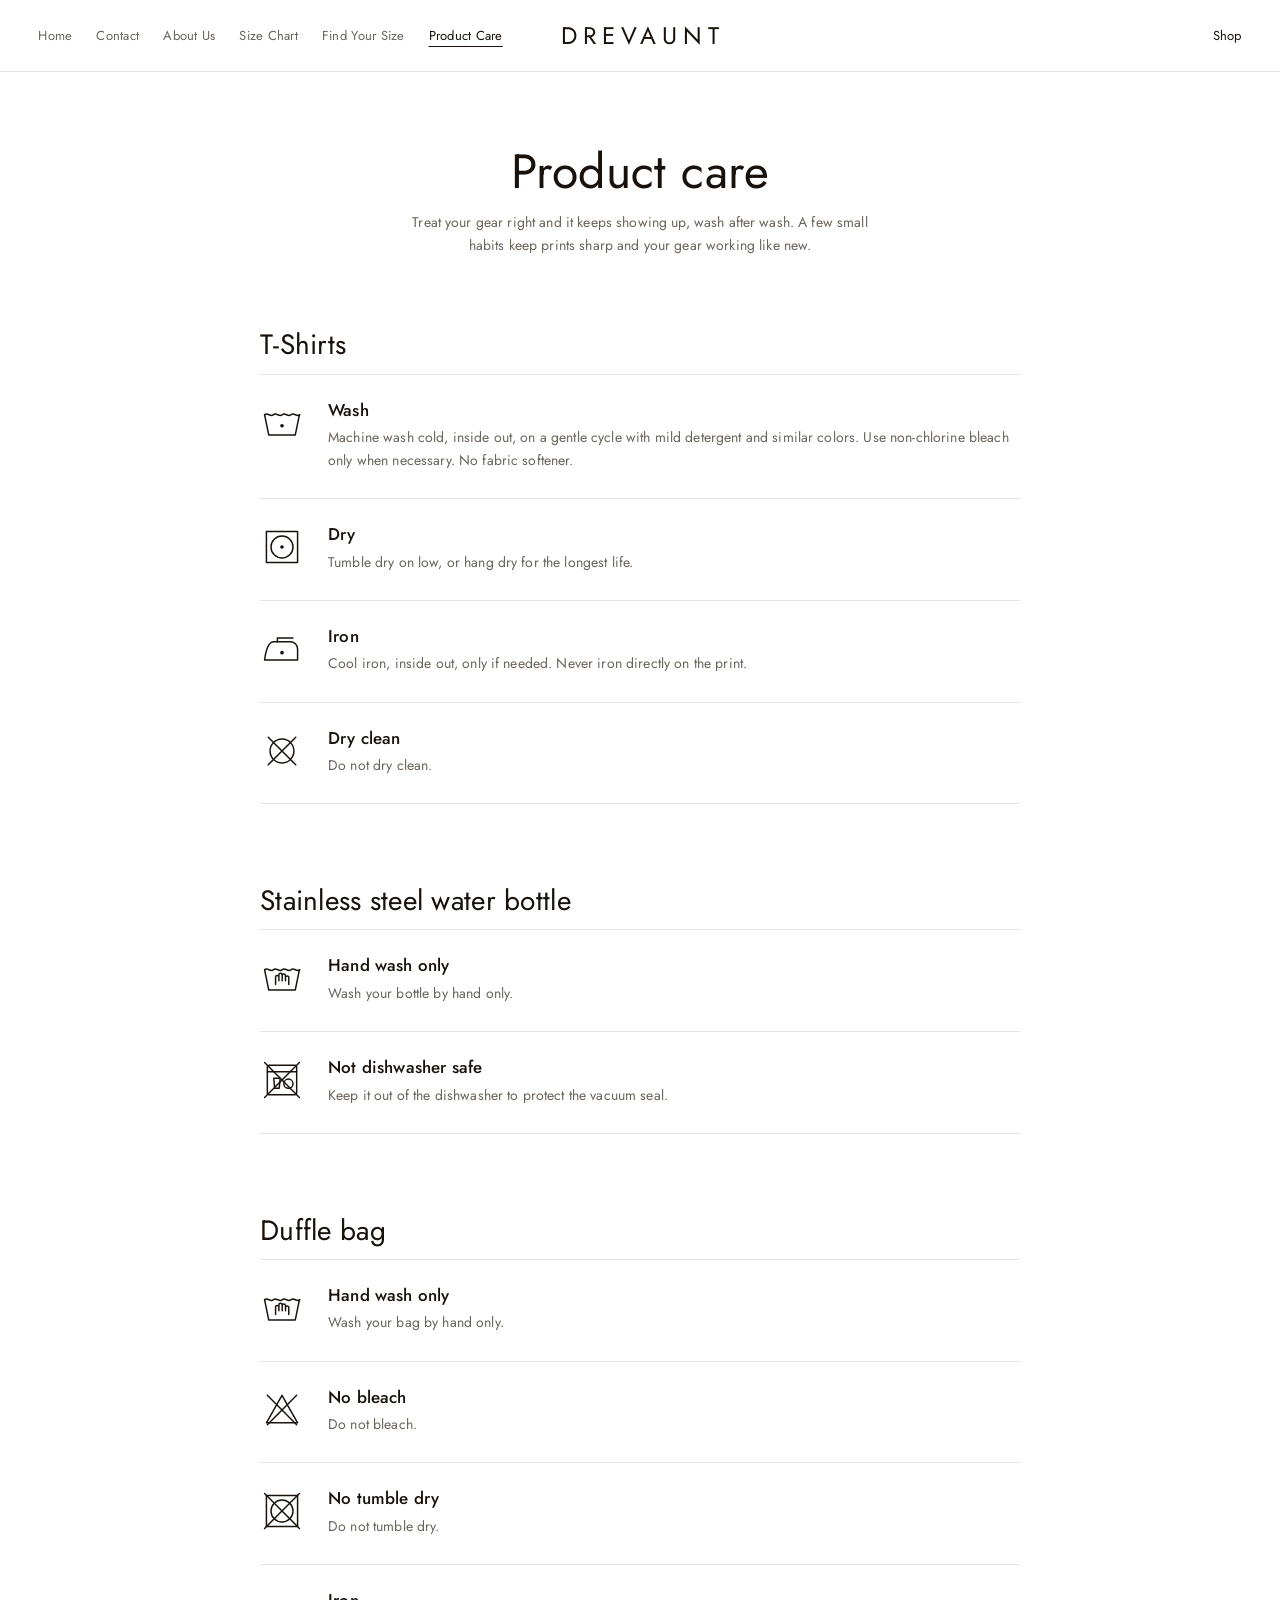
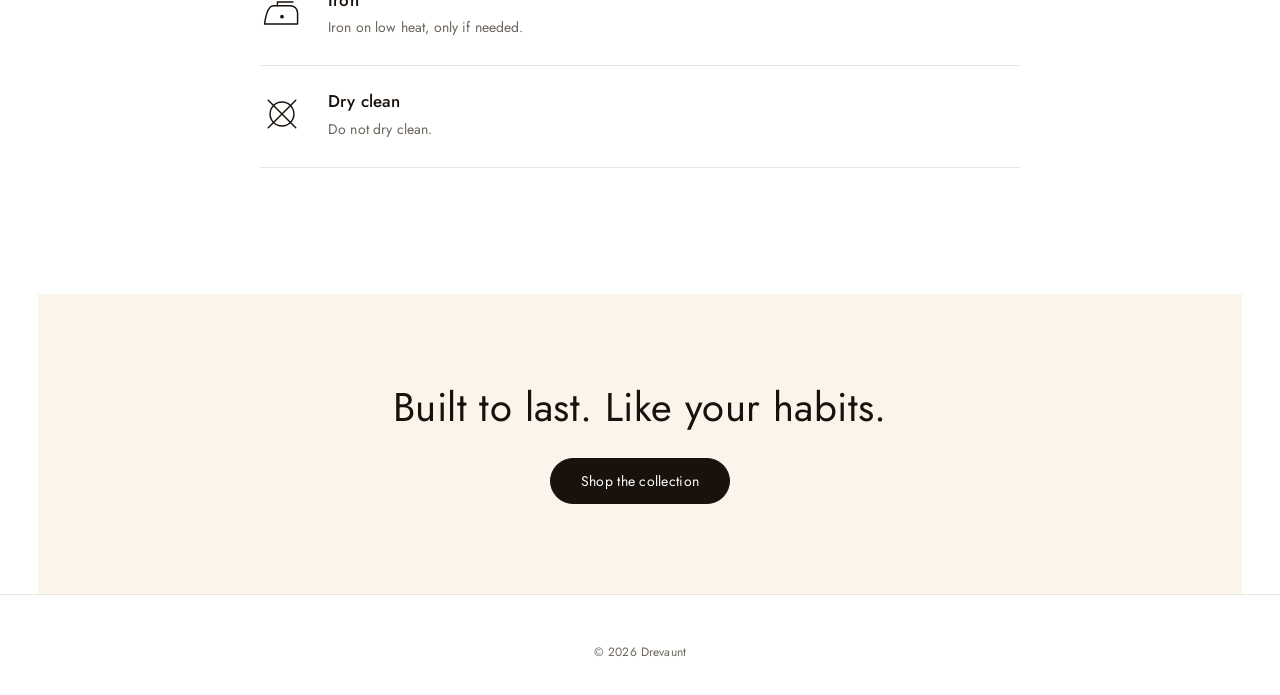
<file: care/index.html>
<!DOCTYPE html>
<html lang="en">
<head>
  <meta charset="UTF-8">
  <meta name="viewport" content="width=device-width, initial-scale=1, viewport-fit=cover">
  <title>Product Care | Drevaunt</title>
  <meta name="description" content="How to care for your Drevaunt gear: washing and drying tees, and cleaning your duffle bag and stainless steel water bottle.">
  <link rel="canonical" href="https://size.drevaunt.com/care/">
  <meta property="og:type" content="website">
  <meta property="og:site_name" content="Drevaunt">
  <meta property="og:title" content="Product Care | Drevaunt">
  <meta property="og:description" content="How to care for your Drevaunt tees, duffle bags and water bottles.">
  <meta name="theme-color" content="#ffffff">
  <link rel="icon" type="image/png" href="../assets/favicon.png">
  <link rel="apple-touch-icon" href="../assets/apple-touch-icon.png">
  <link rel="preconnect" href="https://fonts.googleapis.com">
  <link rel="preconnect" href="https://fonts.gstatic.com" crossorigin>
  <link href="https://fonts.googleapis.com/css2?family=Jost:wght@300;400;500&display=swap" rel="stylesheet">
  <link rel="stylesheet" href="../assets/site.css">
</head>
<body>
  <header class="header">
    <a class="header__logo" href="https://drevaunt.com/" aria-label="Drevaunt home">Drevaunt</a>
    <nav class="header__nav" aria-label="Main">
      <a href="https://drevaunt.com/">Home</a>
      <a href="https://drevaunt.com/pages/contact">Contact</a>
      <a href="https://drevaunt.com/pages/about-us">About Us</a>
      <a href="../">Size Chart</a>
      <a href="../measure/">Find Your Size</a>
      <a href="./" aria-current="page">Product Care</a>
    </nav>
    <nav class="header__mobile" aria-label="Main">
      <a href="../">Size</a>
      <a href="../measure/">Find size</a>
    </nav>
    <a class="header__shop" href="https://drevaunt.com/collections/all">Shop</a>
  </header>

  <main class="page">
    <section class="intro">
      <h1>Product care</h1>
      <p>Treat your gear right and it keeps showing up, wash after wash. A few small habits keep prints sharp and your gear working like new.</p>
    </section>

    <section class="care">
      <h2>T-Shirts</h2>
      <ul class="care__list">
        <li>
          <svg viewBox="0 0 48 48" aria-hidden="true"><path d="M5 15c3.2-3 6.4 3 9.6 0s6.4 3 9.6 0 6.4 3 9.6 0 6.4 3 9.6 0"/><path d="M5 15l4.5 22h29L43 15"/><circle class="fill" cx="24" cy="27" r="2"/></svg>
          <div><h3>Wash</h3><p>Machine wash cold, inside out, on a gentle cycle with mild detergent and similar colors. Use non-chlorine bleach only when necessary. No fabric softener.</p></div>
        </li>
        <li>
          <svg viewBox="0 0 48 48" aria-hidden="true"><rect x="7" y="7" width="34" height="34"/><circle cx="24" cy="24" r="12"/><circle class="fill" cx="24" cy="24" r="2"/></svg>
          <div><h3>Dry</h3><p>Tumble dry on low, or hang dry for the longest life.</p></div>
        </li>
        <li>
          <svg viewBox="0 0 48 48" aria-hidden="true"><path d="M5 36h36V24c0-4.4-3.6-8-8-8H15c-5 0-8.5 8-10 20z"/><path d="M19 16v-4h17"/><circle class="fill" cx="24" cy="28" r="2"/></svg>
          <div><h3>Iron</h3><p>Cool iron, inside out, only if needed. Never iron directly on the print.</p></div>
        </li>
        <li>
          <svg viewBox="0 0 48 48" aria-hidden="true"><circle cx="24" cy="24" r="13"/><path d="M9 9l30 30M39 9L9 39"/></svg>
          <div><h3>Dry clean</h3><p>Do not dry clean.</p></div>
        </li>
      </ul>
    </section>

    <section class="care">
      <h2>Stainless steel water bottle</h2>
      <ul class="care__list">
        <li>
          <svg viewBox="0 0 48 48" aria-hidden="true"><path d="M5 15c3.2-3 6.4 3 9.6 0s6.4 3 9.6 0 6.4 3 9.6 0 6.4 3 9.6 0"/><path d="M5 15l4.5 22h29L43 15"/><path d="M17 31v-8a1.8 1.8 0 0 1 3.6 0v4-6.5a1.8 1.8 0 0 1 3.6 0V27v-5.5a1.8 1.8 0 0 1 3.6 0V27v-3.5a1.8 1.8 0 0 1 3.6 0V31"/></svg>
          <div><h3>Hand wash only</h3><p>Wash your bottle by hand only.</p></div>
        </li>
        <li>
          <svg viewBox="0 0 48 48" aria-hidden="true"><rect x="8" y="8" width="32" height="32" rx="2"/><path d="M8 15h32"/><path d="M15 22h7l-1 11h-5z"/><circle cx="31" cy="28" r="5"/><path d="M5 5l38 38M43 5L5 43"/></svg>
          <div><h3>Not dishwasher safe</h3><p>Keep it out of the dishwasher to protect the vacuum seal.</p></div>
        </li>
      </ul>
    </section>

    <section class="care">
      <h2>Duffle bag</h2>
      <ul class="care__list">
        <li>
          <svg viewBox="0 0 48 48" aria-hidden="true"><path d="M5 15c3.2-3 6.4 3 9.6 0s6.4 3 9.6 0 6.4 3 9.6 0 6.4 3 9.6 0"/><path d="M5 15l4.5 22h29L43 15"/><path d="M17 31v-8a1.8 1.8 0 0 1 3.6 0v4-6.5a1.8 1.8 0 0 1 3.6 0V27v-5.5a1.8 1.8 0 0 1 3.6 0V27v-3.5a1.8 1.8 0 0 1 3.6 0V31"/></svg>
          <div><h3>Hand wash only</h3><p>Wash your bag by hand only.</p></div>
        </li>
        <li>
          <svg viewBox="0 0 48 48" aria-hidden="true"><path d="M24 8l17 30H7z"/><path d="M8 8l32 32M40 8L8 40"/></svg>
          <div><h3>No bleach</h3><p>Do not bleach.</p></div>
        </li>
        <li>
          <svg viewBox="0 0 48 48" aria-hidden="true"><rect x="7" y="7" width="34" height="34"/><circle cx="24" cy="24" r="12"/><path d="M5 5l38 38M43 5L5 43"/></svg>
          <div><h3>No tumble dry</h3><p>Do not tumble dry.</p></div>
        </li>
        <li>
          <svg viewBox="0 0 48 48" aria-hidden="true"><path d="M5 36h36V24c0-4.4-3.6-8-8-8H15c-5 0-8.5 8-10 20z"/><path d="M19 16v-4h17"/><circle class="fill" cx="24" cy="28" r="2"/></svg>
          <div><h3>Iron</h3><p>Iron on low heat, only if needed.</p></div>
        </li>
        <li>
          <svg viewBox="0 0 48 48" aria-hidden="true"><circle cx="24" cy="24" r="13"/><path d="M9 9l30 30M39 9L9 39"/></svg>
          <div><h3>Dry clean</h3><p>Do not dry clean.</p></div>
        </li>
      </ul>
    </section>

    <section class="end">
      <h2>Built to last. Like your habits.</h2>
      <a class="pill" href="https://drevaunt.com/collections/all?utm_source=fangviper_sizes&amp;utm_medium=referral&amp;utm_campaign=product_care">Shop the collection</a>
    </section>
  </main>

  <footer class="footer">&copy; 2026 Drevaunt</footer>
</body>
</html>
</file>
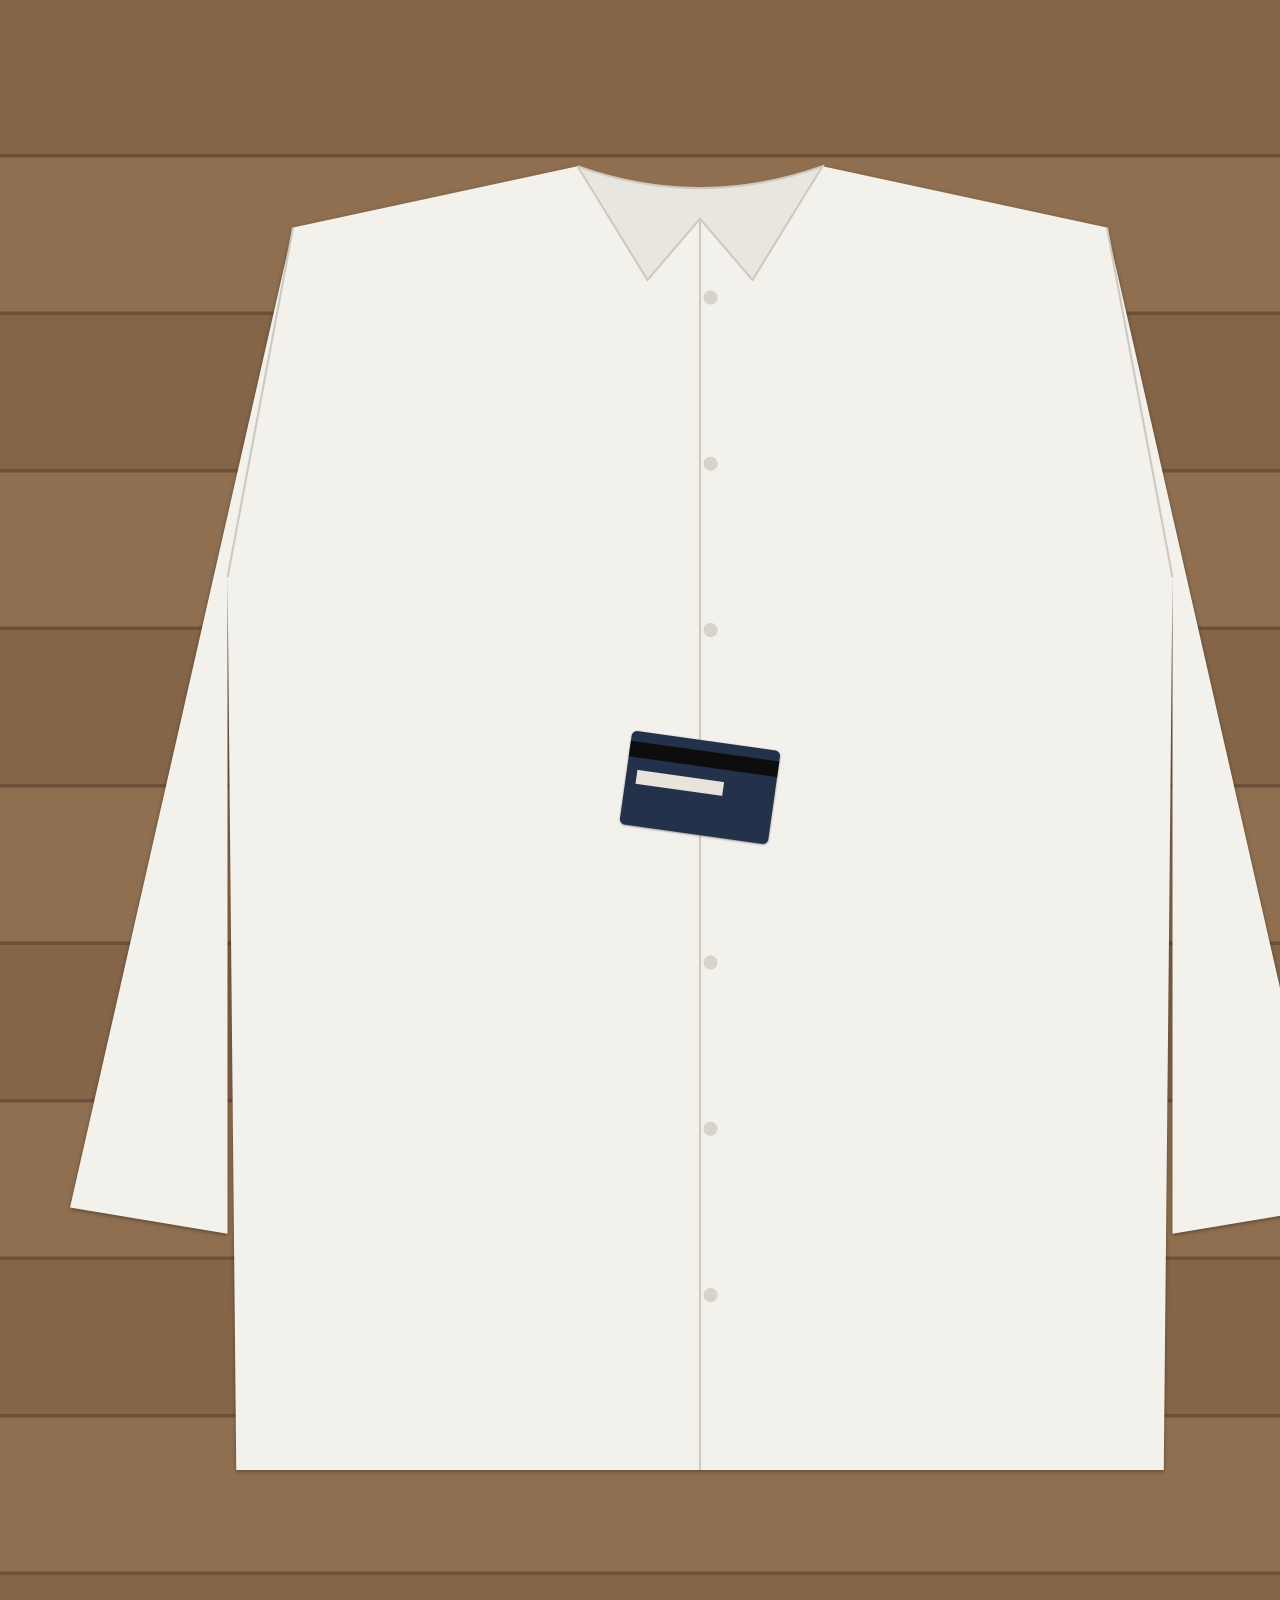
<file: tools/test-shirt.html>
<!doctype html>
<html><head><meta charset="utf-8"><title>test shirt photo</title>
<style>html,body{margin:0;background:#000}canvas{display:block;width:1400px;height:1750px}</style></head>
<body><canvas id="c"></canvas>
<script>
/* A known test photo for the card measuring page: a shirt laid flat, photographed from above at 3.5 px per mm
   (rendered at 2x: 1400 x 1750 css px = 2800 x 3500 px, a 800 x 1000 mm patch of floor).
   Shirt: chest 540 mm flat (108 cm around), shoulders 465 mm. Bamboo chart: that is exactly size 40.
   Card 85.6 x 53.98 mm, face down, centred at (400, 450) mm, turned 8 degrees. */
const PX = 3.5, c = document.getElementById("c"); c.width = 2800; c.height = 3500;
const g = c.getContext("2d"); g.scale(PX, PX);
/* wooden floor */
g.fillStyle = "#8a6a4c"; g.fillRect(0, 0, 800, 1000);
for (let y = 0; y < 1000; y += 90) { g.fillStyle = y / 90 % 2 ? "#8f6f50" : "#856548"; g.fillRect(0, y, 800, 88); g.fillStyle = "#6e5039"; g.fillRect(0, y + 88, 800, 2); }
/* shirt */
const s = [[330, 95], [167.5, 130], [40, 690], [130, 705], [130, 330], [135, 840], [665, 840], [670, 330], [670, 705], [760, 690], [632.5, 130], [470, 95], [400, 125]];
g.shadowColor = "rgba(0,0,0,.35)"; g.shadowBlur = 8; g.shadowOffsetY = 3;
g.fillStyle = "#f3f1ec"; g.beginPath(); s.forEach((p, i) => i ? g.lineTo(p[0], p[1]) : g.moveTo(p[0], p[1])); g.closePath(); g.fill();
g.shadowColor = "transparent";
g.strokeStyle = "#cfcac0"; g.lineWidth = 1.2; g.beginPath(); g.moveTo(400, 125); g.lineTo(400, 840); g.stroke();
g.beginPath(); g.moveTo(167.5, 130); g.lineTo(130, 330); g.moveTo(632.5, 130); g.lineTo(670, 330); g.stroke(); /* sleeve seams */
for (let y = 170; y < 820; y += 95) { g.fillStyle = "#d8d3c9"; g.beginPath(); g.arc(406, y, 4, 0, 7); g.fill(); }
/* collar */
g.fillStyle = "#e9e6df"; g.beginPath(); g.moveTo(330, 95); g.lineTo(370, 160); g.lineTo(400, 125); g.lineTo(430, 160); g.lineTo(470, 95); g.quadraticCurveTo(400, 120, 330, 95); g.fill(); g.stroke();
/* card, face down: plain dark back with a magnetic stripe */
const a = 8 * Math.PI / 180, L = 85.6, W = 53.98;
g.save(); g.translate(400, 450); g.rotate(a);
g.shadowColor = "rgba(0,0,0,.4)"; g.shadowBlur = 4; g.shadowOffsetY = 1.5;
g.fillStyle = "#23324a"; g.beginPath(); g.roundRect(-L / 2, -W / 2, L, W, 3.2); g.fill(); g.shadowColor = "transparent";
g.fillStyle = "#0d0d0d"; g.fillRect(-L / 2, -W / 2 + 6, L, 9);
g.fillStyle = "#e8e4dc"; g.fillRect(-L / 2 + 6, -W / 2 + 22, 50, 8);
g.restore();
/* the exact answer, in photo pixels, for the browser test */
const rot = (x, y) => ({ x: (400 + x * Math.cos(a) - y * Math.sin(a)) * PX, y: (450 + x * Math.sin(a) + y * Math.cos(a)) * PX });
window.TRUTH = {
  corners: [rot(-L / 2, -W / 2), rot(L / 2, -W / 2), rot(L / 2, W / 2), rot(-L / 2, W / 2)],
  chest: [{ x: 130 * PX, y: 330 * PX }, { x: 670 * PX, y: 330 * PX }],
  shoulder: [{ x: 167.5 * PX, y: 130 * PX }, { x: 632.5 * PX, y: 130 * PX }]
};
document.title = JSON.stringify(window.TRUTH);
</script></body></html>
</file>
<file: assets/site.css>
/* Drevaunt size chart. Luxury-house look matching the drevaunt.com draft theme:
   white page, warm ink #19110B, cream #FAF4EB, tile grey #F6F5F3, Jost, centred spaced wordmark, pill buttons. */
:root {
  --bg: #fff;
  --fg: #19110b;
  --mute: #6b645d;
  --dim: #a39d96;
  --hair: #e8e4de;
  --tile: #f6f5f3;
  --cream: #faf4eb;
  --accent: #9c7a54;
  --display: Jost, "Helvetica Neue", Arial, sans-serif;
  --body: Jost, "Helvetica Neue", Arial, sans-serif;
  --gutter: clamp(16px, 3vw, 40px);
  color-scheme: light;
}
*, *::before, *::after { box-sizing: border-box; margin: 0; padding: 0; }
html { -webkit-text-size-adjust: 100%; }
body { background: var(--bg); color: var(--fg); font: 400 14px/1.65 var(--body); letter-spacing: .01em; -webkit-font-smoothing: antialiased; overflow-x: hidden; }
img { display: block; }
a { color: inherit; text-decoration: none; }
button, input { font: inherit; color: inherit; }
button { cursor: pointer; background: none; border: 0; }
::selection { background: var(--fg); color: #fff; }
:focus-visible { outline: 1px solid var(--fg); outline-offset: 4px; }
h1, h2, h3 { font-family: var(--display); font-weight: 400; letter-spacing: .01em; line-height: 1.15; }

/* header: nav left, spaced wordmark centred, shop right, hairline under */
.header {
  position: sticky; top: 0; z-index: 10; height: 72px; background: #fff; border-bottom: 1px solid var(--hair);
  display: grid; grid-template-columns: 1fr auto 1fr; align-items: center; padding: 0 var(--gutter);
}
.header__logo { grid-column: 2; grid-row: 1; font: 400 24px/1 var(--display); letter-spacing: .24em; padding-left: .24em; text-transform: uppercase; white-space: nowrap; }
.header__nav { grid-column: 1; grid-row: 1; display: flex; gap: 24px; }
.header__nav a { font: 400 13px/1 var(--body); letter-spacing: .02em; color: var(--mute); transition: color .2s; }
.header__nav a:hover, .header__nav a[aria-current] { color: var(--fg); }
.header__nav a[aria-current] { text-decoration: underline; text-underline-offset: 6px; text-decoration-thickness: 1px; }
.header__shop { grid-column: 3; grid-row: 1; justify-self: end; font: 400 13px/1 var(--body); display: block; }

.page { padding: 0 var(--gutter); max-width: 1320px; margin: 0 auto; }

/* intro */
.intro { padding: clamp(40px, 8vh, 72px) 0 clamp(20px, 3vh, 32px); text-align: center; }
.intro h1 { font-size: clamp(32px, 4vw, 48px); }
.intro p { margin: 12px auto 0; color: var(--mute); max-width: 480px; }

/* fit area */
.fit { display: grid; grid-template-columns: minmax(0, 1.15fr) minmax(0, 1fr); gap: clamp(24px, 5vw, 80px); align-items: start; }

.viewer { position: relative; height: clamp(460px, 74vh, 700px); cursor: grab; background: var(--tile); }
.viewer:active { cursor: grabbing; }
.viewer canvas { position: absolute; inset: 0; width: 100% !important; height: 100% !important; display: block; outline: none; }
.viewer__bar { position: absolute; z-index: 3; top: 18px; left: 20px; right: 20px; display: flex; justify-content: space-between; align-items: center; pointer-events: none; }
.viewer__size { font: 400 13px/1 var(--body); letter-spacing: .04em; color: var(--mute); }
.views { display: flex; gap: 18px; pointer-events: auto; }
.views button { font: 400 12px/1 var(--body); letter-spacing: .04em; color: var(--dim); padding: 6px 0; border-bottom: 1px solid transparent; transition: color .2s, border-color .2s; }
.views button:hover { color: var(--fg); }
.views button.on { color: var(--fg); border-bottom-color: var(--fg); }

.tags { position: absolute; inset: 0; z-index: 2; pointer-events: none; }
.tag {
  position: absolute; left: 0; top: 0; pointer-events: auto; will-change: transform;
  display: flex; align-items: center; gap: 6px; padding: 5px 11px 5px 7px; border-radius: 100px;
  background: rgba(255, 255, 255, .94); border: 1px solid var(--hair); color: var(--fg);
  font: 400 12px/1 var(--body); white-space: nowrap; transition: opacity .3s;
  box-shadow: 0 1px 6px rgba(25, 17, 11, .06);
}
.tag b { font: 500 12px/1 var(--display); width: 16px; height: 16px; display: grid; place-items: center; border-radius: 50%; background: var(--accent); color: #fff; }
.tag.behind { opacity: .3; }
.tag.dim { opacity: .3; }
.tag.hide { opacity: 0; pointer-events: none; }
.hint { position: absolute; z-index: 3; left: 0; right: 0; bottom: 16px; text-align: center; font: 400 12px/1 var(--body); letter-spacing: .04em; color: var(--dim); pointer-events: none; transition: opacity .6s; }
.hint.gone { opacity: 0; }
.fallback { position: absolute; inset: 0; display: grid; place-items: center; padding: 24px; text-align: center; color: var(--mute); }

/* details column */
.details { padding-top: 4px; }
.row-head { display: flex; justify-content: space-between; align-items: baseline; }
.row-head h2 { font-size: 24px; }
.units { display: flex; gap: 16px; }
.units button { font: 400 12px/1 var(--body); letter-spacing: .06em; color: var(--dim); padding: 6px 0; border-bottom: 1px solid transparent; transition: color .2s, border-color .2s; }
.units button:hover { color: var(--fg); }
.units button[aria-pressed="true"] { color: var(--fg); border-bottom-color: var(--fg); }

.sizes { display: flex; flex-wrap: wrap; gap: 8px; margin: 26px 0 34px; }
.sizes button { min-width: 48px; height: 40px; padding: 0 14px; border: 1px solid var(--hair); border-radius: 100px; font: 400 14px/1 var(--body); color: var(--fg); transition: background .2s, color .2s, border-color .2s; }
.sizes button:hover { border-color: var(--fg); }
.sizes button[aria-pressed="true"] { background: var(--fg); border-color: var(--fg); color: #fff; }

.small-label { font: 400 12px/1 var(--body); letter-spacing: .04em; color: var(--mute); margin-bottom: 8px; }
.specs { border-top: 1px solid var(--hair); }
.spec { display: grid; grid-template-columns: 22px 1fr auto; align-items: center; gap: 14px; width: 100%; text-align: left; padding: 18px 0; border-bottom: 1px solid var(--hair); }
.spec__k { width: 20px; height: 20px; display: grid; place-items: center; border-radius: 50%; border: 1px solid var(--dim); font: 400 11px/1 var(--display); color: var(--mute); transition: background .2s, color .2s, border-color .2s; }
.spec__name { font: 400 14px/1.3 var(--body); }
.spec__hint { display: block; font-weight: 400; font-size: 12.5px; color: var(--mute); margin-top: 3px; }
.spec__v { font: 300 26px/1 var(--display); letter-spacing: .01em; white-space: nowrap; }
.spec__v small { font: 400 11px/1 var(--body); color: var(--mute); margin-left: 5px; text-transform: uppercase; letter-spacing: .08em; }
.spec.on .spec__k, .spec:hover .spec__k { background: var(--accent); border-color: var(--accent); color: #fff; }
/* suit: group headings (Jacket / Vest / Trousers) and rows that are not drawn on the 3D model */
.spec__group { font: 500 11px/1 var(--body); letter-spacing: .16em; text-transform: uppercase; color: var(--accent); padding: 22px 0 4px; border-bottom: 1px solid var(--hair); }
.specs > .spec__group:first-child { padding-top: 14px; }
.spec--plain { padding: 14px 0; }
.spec--plain .spec__k { border-color: transparent; }
.spec--plain:hover .spec__k { background: none; border-color: transparent; }
.spec--plain .spec__v { font-size: 21px; }

/* finder */
.finder { margin-top: 48px; padding: 32px; background: var(--cream); }
.finder h2 { font-size: 24px; }
.finder > p { margin-top: 8px; color: var(--mute); }
.finder form { display: flex; gap: 14px; align-items: center; margin-top: 20px; flex-wrap: wrap; }
.field { flex: 1 1 180px; display: flex; align-items: center; border-bottom: 1px solid var(--fg); }
.field input { width: 100%; min-width: 0; border: 0; outline: 0; background: none; padding: 12px 0; font: 400 16px/1 var(--body); }
.field input::placeholder { color: var(--dim); }
.field span { font: 400 12px/1 var(--body); letter-spacing: .06em; text-transform: uppercase; color: var(--mute); }
.check { display: flex; align-items: center; gap: 10px; margin-top: 16px; color: var(--mute); cursor: pointer; width: fit-content; }
.check input { width: 15px; height: 15px; accent-color: var(--fg); }
.result { display: none; margin-top: 26px; gap: 20px; align-items: center; grid-template-columns: auto 1fr; }
.result.show { display: grid; animation: fade .5s ease; }
.result__size { font: 300 56px/.9 var(--display); }
.result__txt { color: var(--mute); }
.result__txt b { color: var(--fg); font-weight: 500; }
@keyframes fade { from { opacity: 0; } }

/* pill button, same as the store draft */
.pill {
  display: inline-flex; align-items: center; justify-content: center; flex: none;
  padding: 15px 30px; border: 1px solid var(--fg); border-radius: 100px;
  font: 400 14px/1 var(--body); letter-spacing: .02em; color: #fff; background: var(--fg);
  transition: background .25s, color .25s;
}
.pill:hover { background: #fff; color: var(--fg); }

/* blocks */
.block { margin-top: clamp(72px, 12vh, 120px); }
.block > h2 { font-size: 28px; margin-bottom: 26px; text-align: center; }
.tbl-wrap { overflow-x: auto; }
table { width: 100%; border-collapse: collapse; min-width: 520px; }
th, td { padding: 16px 12px 16px 0; text-align: left; white-space: nowrap; border-bottom: 1px solid var(--hair); }
th { font: 400 12px/1 var(--body); letter-spacing: .06em; text-transform: uppercase; color: var(--mute); }
td { font: 400 14px/1 var(--body); color: var(--mute); }
td:first-child { font: 500 14px/1 var(--display); color: var(--fg); }
tbody tr { cursor: pointer; transition: background .2s; }
tbody tr:hover td, tbody tr.on td { color: var(--fg); }
tbody tr.on { background: var(--tile); }
tbody tr td:first-child { padding-left: 12px; }
thead th:first-child { padding-left: 12px; }
.note { margin-top: 14px; font-size: 12px; color: var(--dim); }

.steps { display: grid; grid-template-columns: repeat(3, 1fr); gap: clamp(24px, 4vw, 56px); }
.steps h3 { font-size: 18px; }
.steps p { margin-top: 10px; color: var(--mute); }
.tip { margin-top: 36px; color: var(--mute); text-align: center; }

.end { margin-top: clamp(80px, 14vh, 140px); padding: clamp(56px, 10vh, 96px) var(--gutter); text-align: center; background: var(--cream); }
.end h2 { font-size: clamp(28px, 3.4vw, 40px); margin-bottom: 28px; }
.footer { padding: 48px var(--gutter) calc(32px + env(safe-area-inset-bottom)); text-align: center; font-size: 12px; color: var(--mute); border-top: 1px solid var(--hair); }

@media (max-width: 900px) {
  .fit { grid-template-columns: 1fr; }
  .steps { grid-template-columns: 1fr; }
  .header__nav { display: none; }
}
@media (max-width: 420px) {
  /* shorter on phones so the sizes peek in below and the page clearly keeps going */
  .viewer { height: clamp(360px, 60vh, 460px); }
  .spec__v { font-size: 22px; }
  .finder { padding: 24px 18px; }
  .finder form .pill { width: 100%; }
  .header__logo { font-size: 18px; letter-spacing: .18em; padding-left: .18em; }
}

/* product tabs */
.products { display: flex; flex-wrap: wrap; gap: 4px 24px; }
.products button { font: 400 20px/1.2 var(--display); letter-spacing: .01em; color: var(--dim); padding: 0 0 6px; border-bottom: 1px solid transparent; transition: color .2s, border-color .2s; }
.products button:hover { color: var(--fg); }
.products button[aria-pressed="true"] { color: var(--fg); border-bottom-color: var(--fg); }
.row-head { gap: 16px; align-items: flex-start; }
.row-head .units { padding-top: 4px; }
@media (max-width: 420px) { .products button { font-size: 18px; } }

/* mobile menu (replaces the store nav under 900px) */
.header__mobile { display: none; grid-column: 1; grid-row: 1; gap: 16px; }
.header__mobile a { font: 400 13px/1 var(--body); color: var(--mute); }
.header__mobile a[aria-current] { color: var(--fg); text-decoration: underline; text-underline-offset: 5px; }
@media (max-width: 900px) { .header__mobile { display: flex; } }
@media (max-width: 420px) { .header { grid-template-columns: 1fr auto 1fr; } }

/* product care */
.care { margin: clamp(24px, 5vh, 48px) auto 0; max-width: 760px; }
.care > h2 { font-size: 28px; margin-bottom: 12px; }
.care__list { list-style: none; border-top: 1px solid var(--hair); }
.care__list li { display: grid; grid-template-columns: 44px 1fr; gap: 24px; align-items: start; padding: 26px 0; border-bottom: 1px solid var(--hair); }
.care__list svg { width: 44px; height: 44px; fill: none; stroke: var(--fg); stroke-width: 1.6; stroke-linejoin: round; stroke-linecap: round; }
.care__list svg .fill { fill: var(--fg); stroke: none; }
.care__list h3 { font-size: 17px; font-weight: 500; letter-spacing: .01em; }
.care__list p { margin-top: 6px; color: var(--mute); }
.care + .care { margin-top: clamp(56px, 9vh, 88px); }
</file>
